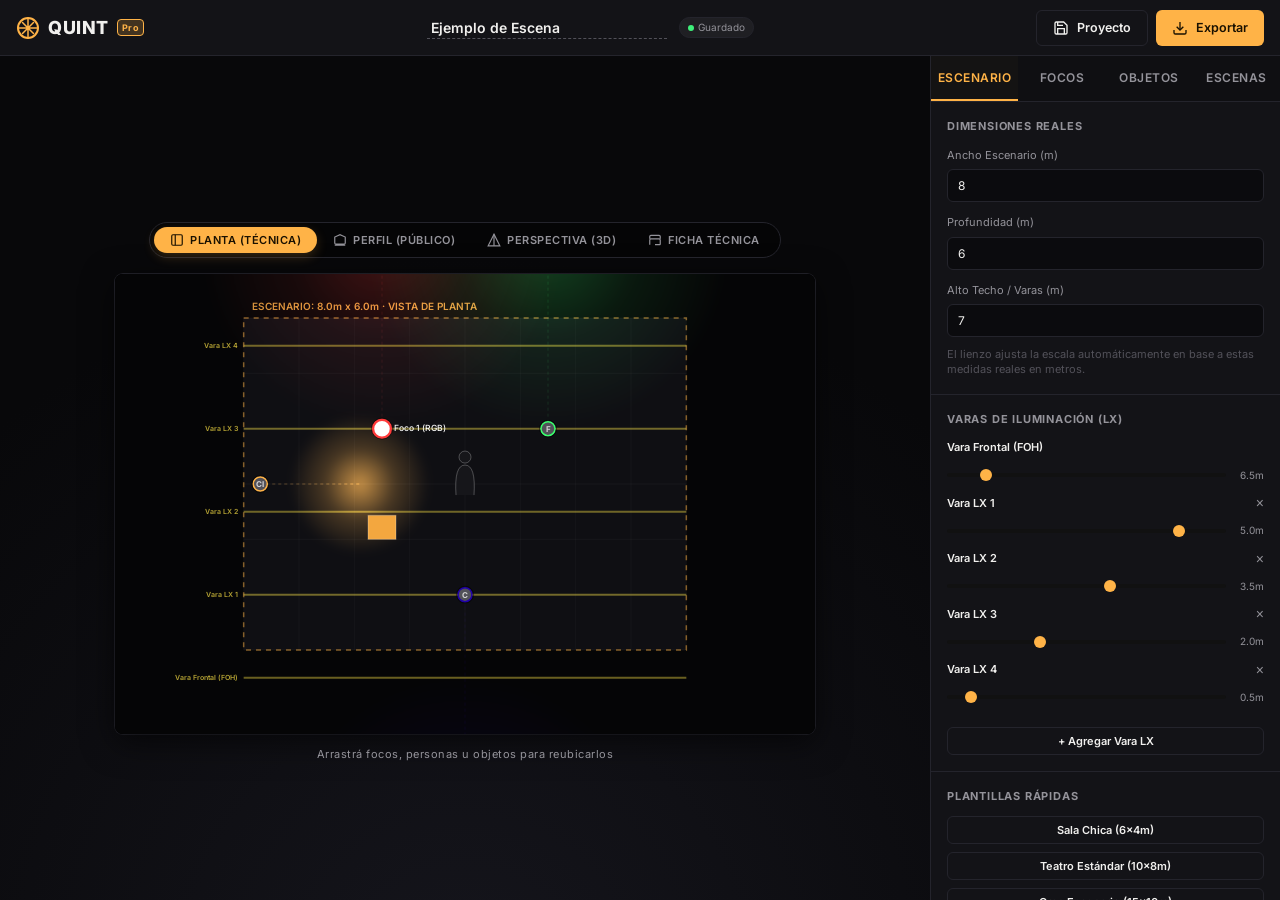
<file: public/index.html>
<!DOCTYPE html>
<html lang="es">
<head>
  <meta charset="UTF-8">
  <meta name="viewport" content="width=device-width, initial-scale=1.0">
  <title>Quint - Diseñador de Iluminación Teatral</title>
  <meta name="description" content="Herramienta interactiva para planificación, mezcla de color aditiva y previsualización de plantas de luces teatrales y eventos.">
  <!-- Google Fonts: Inter -->
  <link rel="preconnect" href="https://fonts.googleapis.com">
  <link rel="preconnect" href="https://fonts.gstatic.com" crossorigin>
  <link href="https://fonts.googleapis.com/css2?family=Inter:wght@300;400;500;600;700;800&display=swap" rel="stylesheet">
  
  <!-- Stylesheet -->
  <link rel="stylesheet" href="css/style.css">
</head>
<body>

  <!-- App Container -->
  <div id="app">
    
    <!-- Top Header -->
    <header class="app-header">
      <div class="logo-area">
        <svg class="logo-icon" viewBox="0 0 24 24" width="24" height="24">
          <circle cx="12" cy="12" r="10" fill="none" stroke="currentColor" stroke-width="2"/>
          <path d="M12 2v20M2 12h20M12 12l5.5-5.5M12 12l-5.5 5.5M12 12l5.5 5.5M12 12l-5.5-5.5" stroke="currentColor" stroke-width="1.5" stroke-linecap="round"/>
        </svg>
        <span class="logo-text">Quint</span>
        <span class="logo-badge">Pro</span>
      </div>
      
      <!-- Project Name Input -->
      <div class="project-title-container">
        <label for="project-name-input" class="sr-only">Nombre del proyecto</label>
        <input type="text" id="project-name-input" value="Mi Planta de Luces" placeholder="Nombre del proyecto..." title="Editar nombre del proyecto">
        <span class="save-status" id="save-status">Guardado</span>
      </div>
      
      <!-- Action Toolbar -->
      <div class="toolbar">
        <button type="button" class="btn btn-outline" id="open-storage-btn" title="Guardar o Cargar Proyectos">
          <svg viewBox="0 0 24 24" width="16" height="16" stroke="currentColor" stroke-width="2" fill="none"><path d="M19 21H5a2 2 0 0 1-2-2V5a2 2 0 0 1 2-2h11l5 5v11a2 2 0 0 1-2 2z"/><polyline points="17 21 17 13 7 13 7 21"/><polyline points="7 3 7 8 15 8"/></svg>
          Proyecto
        </button>
        <button type="button" class="btn btn-primary" id="open-export-btn" title="Exportar plano en PDF o PNG">
          <svg viewBox="0 0 24 24" width="16" height="16" stroke="currentColor" stroke-width="2" fill="none"><path d="M21 15v4a2 2 0 0 1-2 2H5a2 2 0 0 1-2-2v-4"/><polyline points="7 10 12 15 17 10"/><line x1="12" y1="15" x2="12" y2="3"/></svg>
          Exportar
        </button>
      </div>
    </header>

    <!-- Main Workspace -->
    <main class="workspace">
      
      <!-- Canvas and simulation view -->
      <section class="simulation-pane" aria-label="Lienzo de previsualización">
        <div class="view-controls">
          <div class="toggle-group" id="viewSwitch" role="group" aria-label="Cambiar vista de simulación">
            <button type="button" class="view-btn active" data-view="plan">
              <svg viewBox="0 0 24 24" width="14" height="14" stroke="currentColor" stroke-width="2" fill="none"><rect x="3" y="3" width="18" height="18" rx="2"/><line x1="9" y1="3" x2="9" y2="21"/></svg>
              Planta (Técnica)
            </button>
            <button type="button" class="view-btn" data-view="elev">
              <svg viewBox="0 0 24 24" width="14" height="14" stroke="currentColor" stroke-width="2" fill="none"><path d="M3 21h18M3 7v10a2 2 0 0 0 2 2h14a2 2 0 0 0 2-2V7L12 3z"/></svg>
              Perfil (Público)
            </button>
            <button type="button" class="view-btn" data-view="persp">
              <svg viewBox="0 0 24 24" width="14" height="14" stroke="currentColor" stroke-width="2" fill="none"><polygon points="12 2 2 22 22 22"/><polyline points="12 2 12 22"/></svg>
              Perspectiva (3D)
            </button>
            <button type="button" class="view-btn" data-view="patch">
              <svg viewBox="0 0 24 24" width="14" height="14" stroke="currentColor" stroke-width="2" fill="none"><path d="M12 20h9M3 20v-8a2 2 0 0 1 2-2h14a2 2 0 0 1 2 2v8M3 10V6a2 2 0 0 1 2-2h14a2 2 0 0 1 2 2v4"/></svg>
              Ficha Técnica
            </button>
          </div>
        </div>
        
        <div class="canvas-container">
          <canvas id="stage" width="700" height="460"></canvas>
          <div id="patch-view-container" style="display:none; width:700px; height:460px; overflow-y:auto; background:#0f0f13; border-radius:4px; padding:16px; border:1px solid var(--border); box-sizing:border-box;">
            <!-- Contenido generado dinámicamente -->
          </div>
          <div class="canvas-overlay-tip" id="floor-label">Arrastrá focos, personas u objetos para reubicarlos</div>
        </div>
      </section>

      <!-- Sidebar Control Panel -->
      <aside class="control-panel" aria-label="Panel de configuración y herramientas">
        
        <!-- Sidebar Navigation Tabs -->
        <nav class="sidebar-tabs" aria-label="Herramientas de configuración">
          <button type="button" class="tab-btn active" data-tab="escena" id="tab-escena-btn">Escenario</button>
          <button type="button" class="tab-btn" data-tab="focos" id="tab-focos-btn">Focos</button>
          <button type="button" class="tab-btn" data-tab="objetos" id="tab-objetos-btn">Objetos</button>
          <button type="button" class="tab-btn" data-tab="cues" id="tab-cues-btn">Escenas</button>
        </nav>

        <!-- Tab Panel: Escenario -->
        <div class="tab-content active" id="tab-escena">
          <div class="panel-section">
            <h2 class="section-title">Dimensiones reales</h2>
            <div class="input-grid">
              <div class="input-field">
                <label for="stageW">Ancho Escenario (m)</label>
                <input type="number" id="stageW" value="8" min="2" max="20" step="0.1" aria-describedby="stageW-tip">
              </div>
              <div class="input-field">
                <label for="stageD">Profundidad (m)</label>
                <input type="number" id="stageD" value="6" min="2" max="20" step="0.1" aria-describedby="stageD-tip">
              </div>
              <div class="input-field">
                <label for="stageH">Alto Techo / Varas (m)</label>
                <input type="number" id="stageH" value="7" min="3" max="12" step="0.1" aria-describedby="stageH-tip">
              </div>
            </div>
            <p class="field-tip">El lienzo ajusta la escala automáticamente en base a estas medidas reales en metros.</p>
          </div>
          
          <div class="panel-section">
            <h2 class="section-title">Varas de Iluminación (LX)</h2>
            <div id="varas-list-container">
              <!-- Creadas dinámicamente -->
            </div>
            <button type="button" class="btn btn-outline btn-sm" id="btn-add-vara" style="margin-top: 10px; width: 100%;">
              + Agregar Vara LX
            </button>
          </div>
          
          <div class="panel-section">
            <h2 class="section-title">Plantillas rápidas</h2>
            <div class="button-grid">
              <button type="button" class="btn btn-outline btn-sm" id="btn-preset-small">Sala Chica (6x4m)</button>
              <button type="button" class="btn btn-outline btn-sm" id="btn-preset-med">Teatro Estándar (10x8m)</button>
              <button type="button" class="btn btn-outline btn-sm" id="btn-preset-large">Gran Escenario (15x10m)</button>
            </div>
          </div>
          
          <div class="panel-section-footer">
            <button type="button" class="btn btn-danger btn-block" id="btn-reset-stage">Reiniciar Escena</button>
          </div>
        </div>

        <!-- Tab Panel: Focos -->
        <div class="tab-content" id="tab-focos">
          <div class="panel-section-header">
            <button type="button" class="btn btn-primary btn-block" id="btn-open-catalog" title="Agregar una luz desde el catálogo de modelos reales">
              <svg viewBox="0 0 24 24" width="14" height="14" stroke="currentColor" stroke-width="2.5" fill="none"><line x1="12" y1="5" x2="12" y2="19"/><line x1="5" y1="12" x2="19" y2="12"/></svg>
              Agregar Foco del Catálogo
            </button>
          </div>
          <div class="panel-scroll-area">
            <div class="fixture-list-container" id="fixtureList">
              <!-- Cards dynamically rendered here -->
            </div>
          </div>
        </div>

        <!-- Tab Panel: Objetos -->
        <div class="tab-content" id="tab-objetos">
          <div class="panel-section-header">
            <button type="button" class="btn btn-outline" id="btn-open-objects-catalog" style="width: 100%; display: flex; justify-content: center; align-items: center; gap: 8px;">
              <span>➕ Añadir Objeto / Escenografía</span>
            </button>
          </div>
          <div class="panel-scroll-area">
            <div class="object-list-container" id="objectList">
              <!-- Objects lists dynamically rendered here -->
            </div>
          </div>
        </div>

        <!-- Tab Panel: Escenas (Cues) -->
        <div class="tab-content" id="tab-cues">
          <div class="panel-section-header" style="display:flex; flex-direction:column; gap:8px;">
            <button type="button" class="btn btn-primary btn-block" id="btn-add-cue" title="Grabar el estado actual de las luces como una escena">
              <svg viewBox="0 0 24 24" width="14" height="14" stroke="currentColor" stroke-width="2.5" fill="none"><line x1="12" y1="5" x2="12" y2="19"/><line x1="5" y1="12" x2="19" y2="12"/></svg>
              + Grabar Escena (Cue)
            </button>
            <div style="display:flex; align-items:center; gap:8px; justify-content: space-between;">
              <span style="font-size:10px; color:var(--ink-dim);">Tiempo de Transición (s):</span>
              <input type="number" id="cue-fade-time" value="1.5" min="0" max="10" step="0.5" style="width:50px; background:#0f0f13; border:1px solid var(--border); color:#fff; border-radius:3px; padding:2px 4px; font-size:11px; text-align:center;">
            </div>
          </div>
          <div class="panel-scroll-area">
            <div class="object-list-container" id="cueList" style="display:flex; flex-direction:column; gap:8px; padding-top:4px;">
              <!-- Escenas renderizadas dinámicamente -->
            </div>
          </div>
        </div>

      </aside>
    </main>
  </div>

  <!-- ================= DIALOGS (MODALS) ================= -->

  <!-- 1. Catálogo de Focos Modal -->
  <dialog id="catalog-dialog" class="custom-modal large-modal">
    <header class="modal-header">
      <h2>Catálogo de Luminarias Reales</h2>
      <button type="button" class="modal-close-btn" id="close-catalog-btn" aria-label="Cerrar modal">&times;</button>
    </header>
    <div class="modal-body">
      <p class="modal-description">Selecciona un modelo del catálogo de fábrica. Incluye proyectores LED y equipos convencionales con filtros de Gel.</p>
      
      <div class="catalog-grid" id="catalog-items-grid">
        <!-- Rendered dynamically from catalog.js -->
      </div>
    </div>
  </dialog>

  <!-- 1b. Catálogo de Objetos Modal -->
  <dialog id="objects-catalog-dialog" class="custom-modal large-modal">
    <header class="modal-header">
      <h2>Catálogo de Objetos y Escenografía</h2>
      <button type="button" class="modal-close-btn" id="close-objects-catalog-btn" aria-label="Cerrar modal">&times;</button>
    </header>
    <div class="modal-body">
      <p class="modal-description">Selecciona un elemento para agregarlo al escenario. Puedes colocar actores, instrumentos musicales, mobiliario y elementos escenográficos para planificar tu puesta de luces.</p>
      
      <div class="catalog-grid" id="objects-catalog-grid">
        <!-- Rendered dynamically from catalog.js -->
      </div>
    </div>
  </dialog>

  <!-- 2. Almacenamiento y Gestión de Proyectos Modal -->
  <dialog id="storage-dialog" class="custom-modal">
    <header class="modal-header">
      <h2>Gestión del Proyecto</h2>
      <button type="button" class="modal-close-btn" id="close-storage-btn" aria-label="Cerrar modal">&times;</button>
    </header>
    <div class="modal-body">
      
      <!-- Export / Import Local Files -->
      <div class="storage-section">
        <h3>Archivos de Proyecto (.json)</h3>
        <p class="section-desc">Guarda el proyecto actual en tu computadora como archivo o importa un plano anterior.</p>
        <div class="button-grid">
          <button type="button" class="btn btn-outline" id="json-export-btn">
            Descargar Archivo JSON
          </button>
          
          <label class="btn btn-outline file-input-label" id="json-import-label">
            Subir Archivo JSON
            <input type="file" id="json-import-input" accept=".json">
          </label>
        </div>
      </div>
      
      <!-- Auto-save Info -->
      <div class="storage-section border-top">
        <h3>Autoguardado Local</h3>
        <p class="section-desc">Esta aplicación guarda automáticamente tu trabajo de forma local en tu navegador.</p>
        <div class="autosave-info-card">
          <div class="info-row">
            <span class="info-label">Estado:</span>
            <span class="info-value text-success" id="local-save-status">Activo (Últimos cambios guardados)</span>
          </div>
          <div class="info-row">
            <span class="info-label">Luminarias:</span>
            <span class="info-value" id="local-save-fixtures">0 focos</span>
          </div>
          <div class="info-row">
            <span class="info-label">Objetos:</span>
            <span class="info-value" id="local-save-objects">0 objetos</span>
          </div>
        </div>
      </div>
      
    </div>
  </dialog>

  <!-- 3. Exportación (PDF y PNG) Modal -->
  <dialog id="export-dialog" class="custom-modal">
    <header class="modal-header">
      <h2>Exportar Plano Técnico</h2>
      <button type="button" class="modal-close-btn" id="close-export-btn" aria-label="Cerrar modal">&times;</button>
    </header>
    <div class="modal-body">
      <p class="modal-description">Elige el formato de salida para presentar tu diseño al equipo técnico o director de la obra.</p>
      
      <div class="export-options-list">
        <!-- Option 1: PDF Ficha Técnica -->
        <button type="button" class="export-option-card" id="export-pdf-action-btn">
          <div class="export-icon pdf-icon">
            <svg viewBox="0 0 24 24" width="24" height="24" stroke="currentColor" stroke-width="2" fill="none"><path d="M14 2H6a2 2 0 0 0-2 2v16a2 2 0 0 0 2 2h12a2 2 0 0 0 2-2V8z"/><polyline points="14 2 14 8 20 8"/><line x1="16" y1="13" x2="8" y2="13"/><line x1="16" y1="17" x2="8" y2="17"/><polyline points="10 9 9 9 8 9"/></svg>
          </div>
          <div class="export-meta">
            <span class="export-title">Reporte PDF de Planta + Parcheo</span>
            <span class="export-desc">Ideal para imprimir. Incluye la captura visual del plano actual y una planilla detallada con todos los focos, modelos, alturas, posiciones y filtros de color en metros reales.</span>
          </div>
        </button>

        <!-- Option 2: PNG Planta -->
        <button type="button" class="export-option-card" id="export-png-action-btn">
          <div class="export-icon png-icon">
            <svg viewBox="0 0 24 24" width="24" height="24" stroke="currentColor" stroke-width="2" fill="none"><rect x="3" y="3" width="18" height="18" rx="2" ry="2"/><circle cx="8.5" cy="8.5" r="1.5"/><polyline points="21 15 16 10 5 21"/></svg>
          </div>
          <div class="export-meta">
            <span class="export-title">Descargar Imagen PNG</span>
            <span class="export-desc">Descarga una captura de alta definición del lienzo actual (Planta o Perfil) en formato de imagen transparente, ideal para insertar en presentaciones o mandar por WhatsApp.</span>
          </div>
        </button>
      </div>
    </div>
  </dialog>

  <!-- 4. Diálogo de Confirmación Genérico -->
  <dialog id="confirm-dialog" class="custom-modal confirm-modal">
    <header class="modal-header">
      <h2 id="confirm-title">¿Estás seguro?</h2>
    </header>
    <div class="modal-body">
      <p id="confirm-message">Esta acción borrará todo el diseño actual de forma permanente. No podrás deshacerlo.</p>
      <div class="button-split modal-footer">
        <button type="button" class="btn btn-outline" id="confirm-cancel-btn">Cancelar</button>
        <button type="button" class="btn btn-danger" id="confirm-ok-btn">Confirmar</button>
      </div>
    </div>
  </dialog>

  <!-- Load jsPDF locally -->
  <script src="js/vendor/jspdf.umd.min.js"></script>

  <!-- Load Application Scripts -->
  <script type="module" src="js/app.js?v=1.3"></script>
</body>
</html>
</file>
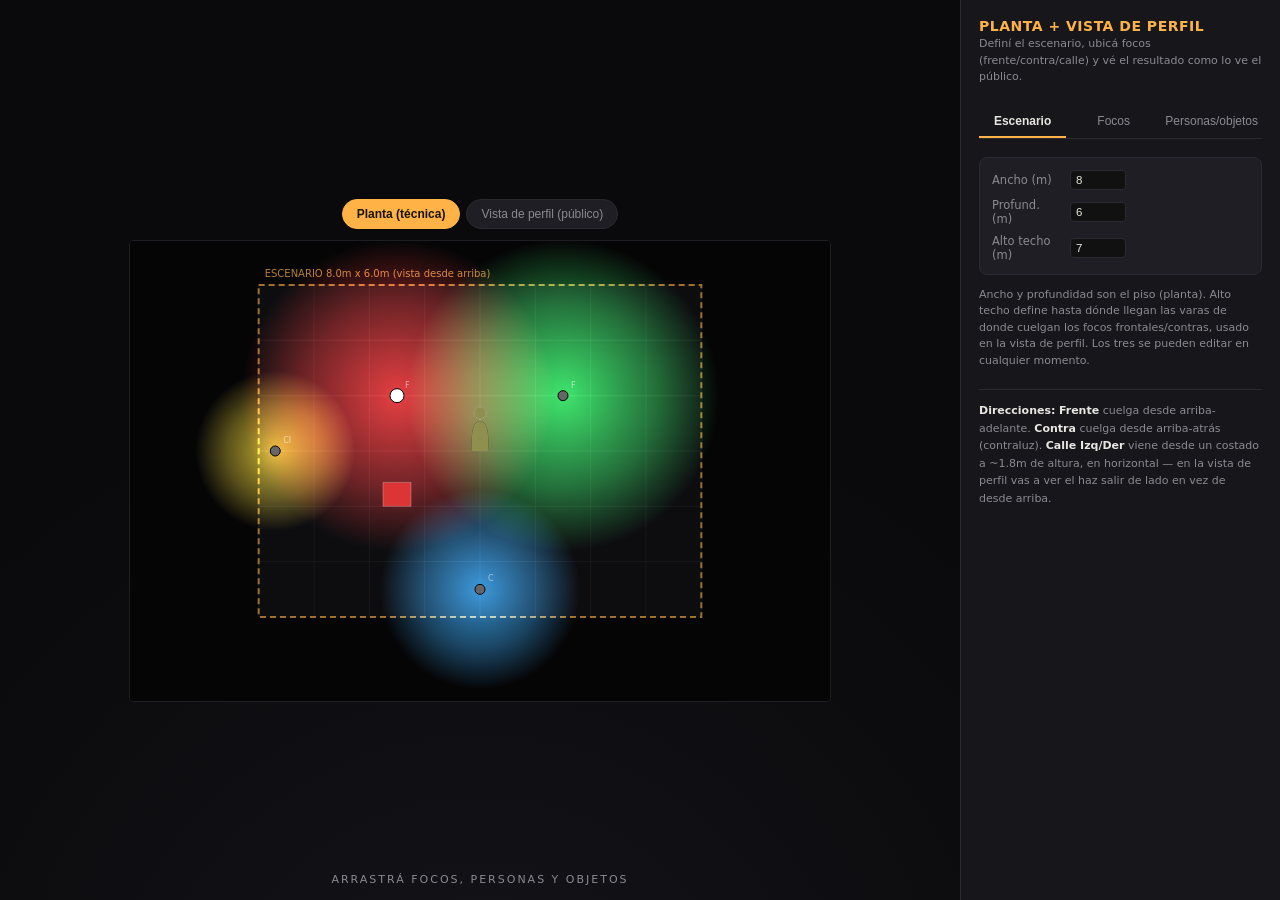
<file: Prototipo/mezcla-color-luces.html>
<!DOCTYPE html>
<html lang="es">
<head>
<meta charset="UTF-8">
<title>Spike: Planta + Vista de perfil (público)</title>
<style>
  :root{
    --stage-black:#0a0a0c; --panel-bg:#17171b; --panel-border:#2a2a30;
    --ink:#e8e6e1; --ink-dim:#8b8a92; --accent-amber:#ffb347; --accent-cool:#6ec6ff; --accent-contra:#c792ea;
    font-family:'Segoe UI', system-ui, sans-serif;
  }
  *{box-sizing:border-box;}
  body{ margin:0; background:var(--stage-black); color:var(--ink); display:flex; height:100vh; overflow:hidden; }
  #stage-wrap{ flex:1; display:flex; flex-direction:column; align-items:center; justify-content:center; position:relative;
    background: radial-gradient(circle at 50% 120%, #14141a 0%, #0a0a0c 60%); }
  #viewSwitch{ display:flex; gap:6px; margin-bottom:12px; }
  .view-btn{ background:#1e1e24; border:1px solid var(--panel-border); color:var(--ink-dim);
    padding:7px 14px; border-radius:20px; font-size:12px; cursor:pointer; }
  .view-btn.active{ background:var(--accent-amber); color:#1a1200; border-color:var(--accent-amber); font-weight:600; }
  canvas{ background:#050506; border-radius:4px; box-shadow: inset 0 0 60px rgba(0,0,0,0.8), 0 0 0 1px #1e1e24; }
  #floor-label{ position:absolute; bottom:14px; left:50%; transform:translateX(-50%);
    font-size:11px; letter-spacing:2px; text-transform:uppercase; color:var(--ink-dim); }
  #panel{ width:320px; background:var(--panel-bg); border-left:1px solid var(--panel-border);
    padding:18px; overflow-y:auto; display:flex; flex-direction:column; gap:14px; }
  #panel h1{ font-size:14px; font-weight:600; letter-spacing:0.5px; margin:0 0 2px 0; color:var(--accent-amber); }
  #panel .sub{ font-size:11px; color:var(--ink-dim); margin:0 0 6px 0; line-height:1.5; }
  .tabs{ display:flex; gap:4px; border-bottom:1px solid var(--panel-border); margin-bottom:4px; }
  .tab-btn{ flex:1; background:none; border:none; color:var(--ink-dim); padding:8px 4px; font-size:12px;
    cursor:pointer; border-bottom:2px solid transparent; }
  .tab-btn.active{ color:var(--ink); border-bottom-color:var(--accent-amber); font-weight:600; }
  .tab-panel{ display:none; flex-direction:column; gap:12px; }
  .tab-panel.active{ display:flex; }
  button.add-btn{ background:var(--accent-amber); color:#1a1200; border:none; border-radius:6px;
    padding:9px 12px; font-weight:600; font-size:13px; cursor:pointer; }
  button.add-btn.secondary{ background:var(--accent-cool); color:#001522; }
  button.add-btn:hover{ filter:brightness(1.08); }
  .btn-row{ display:flex; gap:8px; } .btn-row button{ flex:1; }
  .fixture-card{ background:#1e1e24; border:1px solid var(--panel-border); border-radius:8px;
    padding:12px; display:flex; flex-direction:column; gap:8px; }
  .fixture-card.selected{ border-color:var(--accent-amber); }
  .fixture-head{ display:flex; justify-content:space-between; align-items:center; font-size:12.5px; font-weight:600; }
  .fixture-head .swatch{ width:14px;height:14px;border-radius:50%; box-shadow:0 0 6px 1px currentColor;
    display:inline-block; margin-right:6px; vertical-align:middle; }
  .dir-badge{ font-size:9.5px; padding:2px 6px; border-radius:10px; font-weight:700; letter-spacing:0.3px; }
  .row{ display:flex; align-items:center; gap:8px; font-size:11.5px; color:var(--ink-dim); }
  .row label{ width:70px; flex-shrink:0; }
  .row input[type=range]{ flex:1; }
  .row input[type=number]{ width:56px; background:#111; color:var(--ink); border:1px solid var(--panel-border);
    border-radius:4px; padding:3px 5px; font-size:11.5px; }
  .row input[type=color]{ width:32px; height:22px; border:none; background:none; padding:0; cursor:pointer; }
  select{ background:#111; color:var(--ink); border:1px solid var(--panel-border); border-radius:4px;
    padding:3px 4px; font-size:11.5px; }
  .toggle-btn{ border:1px solid var(--panel-border); background:#111; color:var(--ink-dim); border-radius:4px;
    padding:3px 8px; font-size:11px; cursor:pointer; }
  .toggle-btn.on{ background:var(--accent-cool); color:#001522; border-color:var(--accent-cool); font-weight:600; }
  .del-btn{ background:none; border:none; color:#6a6a72; cursor:pointer; font-size:15px; line-height:1; }
  .del-btn:hover{ color:#ff6b6b; }
  #note{ font-size:11px; color:var(--ink-dim); border-top:1px solid var(--panel-border); padding-top:12px; line-height:1.6; }
  #note b{ color:var(--ink); }
  .stage-dims{ display:flex; flex-direction:column; gap:8px; background:#1e1e24; border:1px solid var(--panel-border);
    border-radius:8px; padding:12px; }
</style>
</head>
<body>

<div id="stage-wrap">
  <div id="viewSwitch">
    <button class="view-btn active" data-view="plan">Planta (técnica)</button>
    <button class="view-btn" data-view="elev">Vista de perfil (público)</button>
  </div>
  <canvas id="stage" width="700" height="460"></canvas>
  <div id="floor-label">Arrastrá focos, personas y objetos</div>
</div>

<div id="panel">
  <div>
    <h1>PLANTA + VISTA DE PERFIL</h1>
    <p class="sub">Definí el escenario, ubicá focos (frente/contra/calle) y vé el resultado como lo ve el público.</p>
  </div>

  <div class="tabs">
    <button class="tab-btn active" data-tab="escena">Escenario</button>
    <button class="tab-btn" data-tab="focos">Focos</button>
    <button class="tab-btn" data-tab="objetos">Personas/objetos</button>
  </div>

  <div class="tab-panel active" id="tab-escena">
    <div class="stage-dims">
      <div class="row"><label>Ancho (m)</label><input type="number" id="stageW" value="8" min="2" max="20" step="0.1"></div>
      <div class="row"><label>Profund. (m)</label><input type="number" id="stageD" value="6" min="2" max="20" step="0.1"></div>
      <div class="row"><label>Alto techo (m)</label><input type="number" id="stageH" value="7" min="3" max="12" step="0.1"></div>
    </div>
    <p class="sub">Ancho y profundidad son el piso (planta). Alto techo define hasta dónde llegan las varas de donde cuelgan los focos frontales/contras, usado en la vista de perfil. Los tres se pueden editar en cualquier momento.</p>
  </div>

  <div class="tab-panel" id="tab-focos">
    <button class="add-btn" id="addFixtureBtn">+ Agregar foco</button>
    <div id="fixtureList"></div>
  </div>

  <div class="tab-panel" id="tab-objetos">
    <div class="btn-row">
      <button class="add-btn secondary" id="addPersonBtn">+ Persona</button>
      <button class="add-btn secondary" id="addPropBtn">+ Objeto</button>
    </div>
    <div id="objectList"></div>
  </div>

  <div id="note">
    <b>Direcciones:</b> <b>Frente</b> cuelga desde arriba-adelante. <b>Contra</b> cuelga desde arriba-atrás (contraluz). <b>Calle Izq/Der</b> viene desde un costado a ~1.8m de altura, en horizontal — en la vista de perfil vas a ver el haz salir de lado en vez de desde arriba.
  </div>
</div>

<script>
const canvas = document.getElementById('stage');
const ctx = canvas.getContext('2d');
const W = canvas.width, H = canvas.height;
let currentView = 'plan';

const planBuffer = document.createElement('canvas'); planBuffer.width=W; planBuffer.height=H;
const pctx = planBuffer.getContext('2d');
const elevBuffer = document.createElement('canvas'); elevBuffer.width=W; elevBuffer.height=H;
const ectx = elevBuffer.getContext('2d');

let fixtures = [];
let objects = [];
let idCounter = 1;
let selectedFixtureId = null;
let dragTarget = null;
let dragOffset = {x:0,y:0};

let stageMeters = { w:8, d:6, h:7 };
const MARGIN = 44;

function planRect(){
  const availW=W-MARGIN*2, availH=H-MARGIN*2-40;
  const scale=Math.min(availW/stageMeters.w, availH/stageMeters.d);
  const rw=stageMeters.w*scale, rh=stageMeters.d*scale;
  return { x:(W-rw)/2, y:MARGIN, w:rw, h:rh, scale };
}
function elevRect(){
  const availW=W-MARGIN*2, availH=H-MARGIN*2-40;
  const scaleX=availW/stageMeters.w, scaleY=availH/stageMeters.h;
  const floorY = MARGIN+availH;
  return { x:MARGIN, floorY, scaleX, scaleY, w:availW };
}

const presetColors = ['#ff3b3b','#3bafff','#3bff6e','#ffe23b','#ff3bd6','#ffffff'];
const beamDefaults = { spot:12, wash:34 };
const dirDefaults = {
  frente:{height:5, beamAngle:20},
  contra:{height:5.5, beamAngle:20},
  'calle-izq':{height:1.8, beamAngle:15},
  'calle-der':{height:1.8, beamAngle:15}
};
const dirLabel = { frente:'FRENTE', contra:'CONTRA', 'calle-izq':'CALLE IZQ', 'calle-der':'CALLE DER' };
const dirColor = { frente:'var(--accent-amber)', contra:'var(--accent-contra)', 'calle-izq':'var(--accent-cool)', 'calle-der':'var(--accent-cool)' };
function isCalle(f){ return f.dir==='calle-izq' || f.dir==='calle-der'; }

function newFixture(){
  const angle=(idCounter*47)%360;
  return {
    id:idCounter++, kind:'fixture',
    sxm: stageMeters.w/2 + Math.cos(angle*Math.PI/180)*2,
    sym: stageMeters.d/2 + Math.sin(angle*Math.PI/180)*1.2,
    height: 5, dir:'frente',
    beam:'spot', beamAngle: 20,
    color: presetColors[(idCounter-2)%presetColors.length],
    intensity:80, strobe:false
  };
}
function newObject(type){
  return { id:idCounter++, kind:'object', type,
    sxm: stageMeters.w/2 + (Math.random()-0.5)*2,
    sym: stageMeters.d/2 + (Math.random()-0.5)*2 };
}
function addFixture(){ const f=newFixture(); fixtures.push(f); selectedFixtureId=f.id; renderFixturePanel(); draw(); }
function addObject(type){ objects.push(newObject(type)); renderObjectPanel(); draw(); }
function hexToRgb(hex){ const v=parseInt(hex.slice(1),16); return {r:(v>>16)&255,g:(v>>8)&255,b:v&255}; }

let strobePhase = true;

// ---------- PLAN VIEW ----------
function planPixel(sxm,sym){ const r=planRect(); return {x:r.x+sxm*r.scale, y:r.y+sym*r.scale}; }
function planMeters(px,py){ const r=planRect(); return {sxm:(px-r.x)/r.scale, sym:(py-r.y)/r.scale}; }
function isOnstagePlan(sxm,sym){ return sxm>=0 && sxm<=stageMeters.w && sym>=0 && sym<=stageMeters.d; }

function drawPlanFloor(){
  const r = planRect();
  ctx.fillStyle='#050506'; ctx.fillRect(0,0,W,H);
  ctx.fillStyle='#0d0d10'; ctx.fillRect(r.x,r.y,r.w,r.h);
  ctx.strokeStyle='rgba(255,255,255,0.05)'; ctx.lineWidth=1;
  for(let gx=0; gx<=stageMeters.w; gx++){ const x=r.x+gx*r.scale; ctx.beginPath(); ctx.moveTo(x,r.y); ctx.lineTo(x,r.y+r.h); ctx.stroke(); }
  for(let gy=0; gy<=stageMeters.d; gy++){ const y=r.y+gy*r.scale; ctx.beginPath(); ctx.moveTo(r.x,y); ctx.lineTo(r.x+r.w,y); ctx.stroke(); }
  ctx.strokeStyle='rgba(255,179,71,0.6)'; ctx.lineWidth=2; ctx.setLineDash([6,4]);
  ctx.strokeRect(r.x,r.y,r.w,r.h); ctx.setLineDash([]);
  ctx.fillStyle='rgba(255,179,71,0.7)'; ctx.font='10px system-ui';
  ctx.fillText('ESCENARIO '+stageMeters.w.toFixed(1)+'m x '+stageMeters.d.toFixed(1)+'m (vista desde arriba)', r.x+6, r.y-8);
}
function composePlanLight(){
  pctx.clearRect(0,0,W,H); pctx.globalCompositeOperation='lighter';
  fixtures.forEach(f=>{
    if(f.strobe && !strobePhase) return;
    const {r,g,b}=hexToRgb(f.color);
    const p = planPixel(f.sxm,f.sym);
    const rad = 20 + f.beamAngle*4;
    const alpha=(f.intensity/100)*(isOnstagePlan(f.sxm,f.sym)?1:0.35);
    const grad = pctx.createRadialGradient(p.x,p.y,0,p.x,p.y,rad);
    grad.addColorStop(0, `rgba(${r},${g},${b},${alpha})`);
    grad.addColorStop(0.6, `rgba(${r},${g},${b},${alpha*0.45})`);
    grad.addColorStop(1, `rgba(${r},${g},${b},0)`);
    pctx.fillStyle=grad; pctx.beginPath(); pctx.arc(p.x,p.y,rad,0,Math.PI*2); pctx.fill();
  });
  pctx.globalCompositeOperation='source-over';
}
function samplePlan(sxm,sym){ const p=planPixel(sxm,sym);
  const px=Math.max(0,Math.min(W-1,Math.round(p.x))), py=Math.max(0,Math.min(H-1,Math.round(p.y)));
  const d=pctx.getImageData(px,py,1,1).data; return {r:d[0],g:d[1],b:d[2]}; }

function drawPlanView(){
  drawPlanFloor(); composePlanLight();
  ctx.globalCompositeOperation='lighter'; ctx.drawImage(planBuffer,0,0); ctx.globalCompositeOperation='source-over';
  objects.forEach(o=>{ const p=planPixel(o.sxm,o.sym); const light=samplePlan(o.sxm,o.sym);
    drawFigureTinted(ctx, p.x, p.y, o.type, light, isOnstagePlan(o.sxm,o.sym)); });
  fixtures.forEach(f=>{ const p=planPixel(f.sxm,f.sym);
    ctx.beginPath(); ctx.arc(p.x,p.y, f.id===selectedFixtureId?7:5, 0, Math.PI*2);
    ctx.fillStyle = f.id===selectedFixtureId?'#ffffff':'#666'; ctx.fill();
    ctx.strokeStyle='#000'; ctx.lineWidth=1; ctx.stroke();
    ctx.fillStyle='rgba(255,255,255,0.55)'; ctx.font='8px system-ui';
    ctx.fillText(dirLabel[f.dir].split(' ')[0][0] + (dirLabel[f.dir].split(' ')[1]?dirLabel[f.dir].split(' ')[1][0]:''), p.x+8, p.y-8);
  });
}

// ---------- ELEVATION VIEW ----------
function elevApex(f){
  const e=elevRect();
  if(isCalle(f)) return { x: f.dir==='calle-izq'?e.x:e.x+e.w, y: e.floorY - f.height*e.scaleY };
  return { x:e.x+f.sxm*e.scaleX, y:e.floorY-f.height*e.scaleY };
}
function elevFloorX(sxm){ const e=elevRect(); return e.x+sxm*e.scaleX; }

function beamTriangle(f){
  const e = elevRect();
  const apex = elevApex(f);
  if(isCalle(f)){
    const farX = f.dir==='calle-izq' ? e.x+e.w : e.x;
    const halfSpreadPx = stageMeters.w*Math.tan(f.beamAngle*Math.PI/180)*e.scaleY;
    return { apex, p1:{x:farX, y:apex.y-halfSpreadPx}, p2:{x:farX, y:apex.y+halfSpreadPx} };
  }
  const halfWm = f.height*Math.tan(f.beamAngle*Math.PI/180);
  const halfWpx = halfWm*e.scaleX;
  return { apex, p1:{x:apex.x-halfWpx, y:e.floorY}, p2:{x:apex.x+halfWpx, y:e.floorY} };
}

function drawElevFloor(){
  const e = elevRect();
  ctx.fillStyle='#050506'; ctx.fillRect(0,0,W,H);
  ctx.strokeStyle='rgba(255,255,255,0.05)'; ctx.lineWidth=1;
  for(let gy=0; gy<=stageMeters.h; gy++){ const y=e.floorY-gy*e.scaleY;
    ctx.beginPath(); ctx.moveTo(e.x,y); ctx.lineTo(e.x+e.w,y); ctx.stroke(); }
  for(let gx=0; gx<=stageMeters.w; gx++){ const x=e.x+gx*e.scaleX;
    ctx.beginPath(); ctx.moveTo(x, e.floorY-stageMeters.h*e.scaleY); ctx.lineTo(x, e.floorY); ctx.stroke(); }
  ctx.strokeStyle='rgba(255,179,71,0.7)'; ctx.lineWidth=2;
  ctx.beginPath(); ctx.moveTo(e.x, e.floorY); ctx.lineTo(e.x+e.w, e.floorY); ctx.stroke();
  ctx.fillStyle='rgba(255,179,71,0.7)'; ctx.font='10px system-ui';
  ctx.fillText('VISTA DESDE LA PLATEA · escenario '+stageMeters.w.toFixed(1)+'m ancho, techo '+stageMeters.h.toFixed(1)+'m',
    e.x, e.floorY-stageMeters.h*e.scaleY-10);
  ctx.fillStyle='rgba(255,255,255,0.15)'; ctx.font='9px system-ui';
  ctx.fillText('▽ ▽ ▽ ▽ ▽ ▽  público', e.x, e.floorY+22);
}
function composeElevLight(){
  ectx.clearRect(0,0,W,H); ectx.globalCompositeOperation='lighter';
  fixtures.forEach(f=>{
    if(f.strobe && !strobePhase) return;
    const {r,g,b}=hexToRgb(f.color);
    const {apex,p1,p2} = beamTriangle(f);
    const alpha=(f.intensity/100);
    const midx=(p1.x+p2.x)/2, midy=(p1.y+p2.y)/2;
    const grad = ectx.createLinearGradient(apex.x, apex.y, midx, midy);
    grad.addColorStop(0, `rgba(${r},${g},${b},${alpha*0.9})`);
    grad.addColorStop(1, `rgba(${r},${g},${b},${alpha*0.25})`);
    ectx.fillStyle=grad;
    ectx.beginPath();
    ectx.moveTo(apex.x, apex.y); ectx.lineTo(p1.x,p1.y); ectx.lineTo(p2.x,p2.y);
    ectx.closePath(); ectx.fill();
  });
  ectx.globalCompositeOperation='source-over';
}
function sampleElev(px,py){
  const x=Math.max(0,Math.min(W-1,Math.round(px))), y=Math.max(0,Math.min(H-1,Math.round(py)));
  const d=ectx.getImageData(x,y,1,1).data; return {r:d[0],g:d[1],b:d[2]};
}

function drawFigureTinted(c, x, y, type, light, onstage){
  const baseR=28,baseG=26,baseB=30;
  c.save();
  c.fillStyle=`rgb(${baseR},${baseG},${baseB})`;
  if(type==='persona') drawPersonSilhouette(c,x,y); else drawPropBox(c,x,y);
  c.globalCompositeOperation='source-atop';
  const lum=(light.r+light.g+light.b)/(255*3);
  c.fillStyle=`rgba(${light.r},${light.g},${light.b},${Math.min(0.95, lum*1.6+0.08)})`;
  if(type==='persona') drawPersonSilhouette(c,x,y); else drawPropBox(c,x,y);
  c.restore();
  c.strokeStyle='rgba(255,255,255,0.25)'; c.lineWidth=1;
  if(type==='persona'){ c.beginPath(); c.ellipse(x,y-38,6,6,0,0,Math.PI*2); c.stroke(); }
  else c.strokeRect(x-14,y-24,28,24);
  if(!onstage){ c.fillStyle='rgba(255,255,255,0.4)'; c.font='9px system-ui'; c.fillText('offstage', x-18, y+12); }
}
function drawPersonSilhouette(c,x,y){
  c.beginPath(); c.ellipse(x,y-38,6,6,0,0,Math.PI*2); c.fill();
  c.beginPath(); c.moveTo(x-8,y); c.quadraticCurveTo(x-10,y-30,x,y-30);
  c.quadraticCurveTo(x+10,y-30,x+8,y); c.closePath(); c.fill();
}
function drawPropBox(c,x,y){ c.fillRect(x-14,y-24,28,24); }

function drawFixtureFixture(f){
  const {apex,p1,p2} = beamTriangle(f);
  const sel = f.id===selectedFixtureId;
  ctx.save();
  ctx.translate(apex.x, apex.y);
  ctx.rotate(Math.PI/4);
  ctx.fillStyle = sel ? '#ffffff' : f.color;
  ctx.fillRect(-6,-6,12,12);
  ctx.restore();
  ctx.strokeStyle = sel ? '#fff' : '#000'; ctx.lineWidth=1;
  ctx.strokeRect(apex.x-8,apex.y-8,16,16);
  ctx.fillStyle='rgba(255,255,255,0.6)'; ctx.font='8px system-ui';
  ctx.fillText(dirLabel[f.dir], apex.x+10, apex.y+3);

  if(sel){
    ctx.strokeStyle='rgba(255,255,255,0.35)'; ctx.lineWidth=1; ctx.setLineDash([3,3]);
    ctx.beginPath(); ctx.moveTo(apex.x,apex.y); ctx.lineTo(p1.x,p1.y);
    ctx.moveTo(apex.x,apex.y); ctx.lineTo(p2.x,p2.y); ctx.stroke();
    ctx.setLineDash([]);
    [p1,p2].forEach(h=>{
      ctx.beginPath(); ctx.arc(h.x,h.y,5,0,Math.PI*2);
      ctx.fillStyle='#fff'; ctx.fill(); ctx.strokeStyle='#000'; ctx.stroke();
    });
  }
}

function drawElevView(){
  drawElevFloor(); composeElevLight();
  ctx.globalCompositeOperation='lighter'; ctx.drawImage(elevBuffer,0,0); ctx.globalCompositeOperation='source-over';
  const e = elevRect();
  objects.forEach(o=>{
    const x = elevFloorX(o.sxm);
    const sampleY = e.floorY - 1.1*e.scaleY;
    const light = sampleElev(x, sampleY);
    drawFigureTinted(ctx, x, e.floorY, o.type, light, o.sxm>=0 && o.sxm<=stageMeters.w);
  });
  fixtures.forEach(f=>drawFixtureFixture(f));
}

function draw(){ if(currentView==='plan') drawPlanView(); else drawElevView(); }

setInterval(()=>{ if(fixtures.some(f=>f.strobe)){ strobePhase=!strobePhase; draw(); } }, 90);

// ---------- INTERACTION ----------
canvas.addEventListener('mousedown', e=>{
  const rect=canvas.getBoundingClientRect();
  const mx=e.clientX-rect.left, my=e.clientY-rect.top;

  if(currentView==='elev' && selectedFixtureId!==null){
    const f = fixtures.find(f=>f.id===selectedFixtureId);
    if(f){
      const {p1,p2} = beamTriangle(f);
      if(Math.hypot(p1.x-mx,p1.y-my)<9){ dragTarget={kind:'beam', id:f.id, side:'p1'}; return; }
      if(Math.hypot(p2.x-mx,p2.y-my)<9){ dragTarget={kind:'beam', id:f.id, side:'p2'}; return; }
    }
  }

  for(let i=objects.length-1;i>=0;i--){
    const o=objects[i];
    const p = currentView==='plan' ? planPixel(o.sxm,o.sym) : {x:elevFloorX(o.sxm), y:elevRect().floorY};
    if(Math.hypot(p.x-mx,p.y-my)<20 && my>p.y-45 && my<p.y+6){
      dragTarget={kind:'object', id:o.id}; dragOffset={x:p.x-mx,y:p.y-my}; return;
    }
  }
  for(let i=fixtures.length-1;i>=0;i--){
    const f=fixtures[i];
    const p = currentView==='plan' ? planPixel(f.sxm,f.sym) : elevApex(f);
    if(Math.hypot(p.x-mx,p.y-my)<12){
      dragTarget={kind:'fixture', id:f.id}; selectedFixtureId=f.id;
      dragOffset={x:p.x-mx,y:p.y-my}; renderFixturePanel(); draw(); return;
    }
  }
});
canvas.addEventListener('mousemove', e=>{
  if(!dragTarget) return;
  const rect=canvas.getBoundingClientRect();
  const mx=e.clientX-rect.left, my=e.clientY-rect.top;

  if(dragTarget.kind==='beam'){
    const f=fixtures.find(f=>f.id===dragTarget.id); const er=elevRect(); const apex=elevApex(f);
    if(isCalle(f)){
      const halfSpreadPx = Math.max(4, Math.abs(my-apex.y));
      const halfSpreadM = halfSpreadPx/er.scaleY;
      f.beamAngle = Math.max(2, Math.min(70, Math.atan(halfSpreadM/stageMeters.w)*180/Math.PI));
    } else {
      const halfWpx = Math.max(4, Math.abs(mx-apex.x));
      const halfWm = halfWpx/er.scaleX;
      f.beamAngle = Math.max(3, Math.min(70, Math.atan(halfWm/f.height)*180/Math.PI));
    }
    renderFixturePanel(); draw(); return;
  }
  if(dragTarget.kind==='fixture'){
    const f=fixtures.find(f=>f.id===dragTarget.id);
    if(currentView==='plan'){
      const m=planMeters(mx+dragOffset.x, my+dragOffset.y);
      f.sxm=Math.max(-1,Math.min(stageMeters.w+1,m.sxm)); f.sym=Math.max(-1,Math.min(stageMeters.d+1,m.sym));
    } else {
      const er=elevRect();
      if(isCalle(f)){
        f.height = Math.max(0.5,Math.min(stageMeters.h, (er.floorY-(my+dragOffset.y))/er.scaleY));
        f.dir = (mx+dragOffset.x) < (er.x+er.w/2) ? 'calle-izq' : 'calle-der';
      } else {
        f.sxm = Math.max(0,Math.min(stageMeters.w, (mx+dragOffset.x-er.x)/er.scaleX));
        f.height = Math.max(0.5,Math.min(stageMeters.h, (er.floorY-(my+dragOffset.y))/er.scaleY));
      }
    }
    renderFixturePanel(); draw(); return;
  }
  if(dragTarget.kind==='object'){
    const o=objects.find(o=>o.id===dragTarget.id);
    if(currentView==='plan'){
      const m=planMeters(mx+dragOffset.x, my+dragOffset.y);
      o.sxm=Math.max(-1,Math.min(stageMeters.w+1,m.sxm)); o.sym=Math.max(-1,Math.min(stageMeters.d+1,m.sym));
    } else {
      const er=elevRect();
      o.sxm=Math.max(0,Math.min(stageMeters.w, (mx+dragOffset.x-er.x)/er.scaleX));
    }
    renderObjectPanel(); draw();
  }
});
window.addEventListener('mouseup', ()=>dragTarget=null);

// ---------- PANELS ----------
function renderFixturePanel(){
  const list=document.getElementById('fixtureList'); list.innerHTML='';
  fixtures.forEach(f=>{
    const card=document.createElement('div');
    card.className='fixture-card'+(f.id===selectedFixtureId?' selected':'');
    card.innerHTML=`
      <div class="fixture-head">
        <span><span class="swatch" style="background:${f.color};color:${f.color}"></span>Foco ${f.id}</span>
        <button class="del-btn" data-del="${f.id}">&times;</button>
      </div>
      <div class="row"><label>Dirección</label>
        <select data-dir="${f.id}" style="flex:1">
          <option value="frente" ${f.dir==='frente'?'selected':''}>Frente</option>
          <option value="contra" ${f.dir==='contra'?'selected':''}>Contra</option>
          <option value="calle-izq" ${f.dir==='calle-izq'?'selected':''}>Calle Izquierda</option>
          <option value="calle-der" ${f.dir==='calle-der'?'selected':''}>Calle Derecha</option>
        </select>
      </div>
      <div class="row"><label>Color</label>
        <input type="color" value="${f.color}" data-color="${f.id}">
        <select data-beam="${f.id}">
          <option value="spot" ${f.beam==='spot'?'selected':''}>Puntual</option>
          <option value="wash" ${f.beam==='wash'?'selected':''}>Abierto</option>
        </select>
      </div>
      <div class="row"><label>Intensidad</label>
        <input type="range" min="0" max="100" value="${f.intensity}" data-intensity="${f.id}">
        <span style="width:28px;text-align:right">${f.intensity}%</span></div>
      <div class="row"><label>Altura (m)</label>
        <input type="range" min="0.5" max="${stageMeters.h}" step="0.1" value="${f.height.toFixed(1)}" data-height="${f.id}">
        <span style="width:32px;text-align:right">${f.height.toFixed(1)}m</span></div>
      <div class="row"><label>Ángulo haz</label>
        <input type="range" min="2" max="70" value="${Math.round(f.beamAngle)}" data-angle="${f.id}">
        <span style="width:32px;text-align:right">${Math.round(f.beamAngle)}°</span></div>
      <div class="row"><label>Estrobo</label>
        <button class="toggle-btn ${f.strobe?'on':''}" data-strobe="${f.id}">${f.strobe?'ON':'OFF'}</button></div>
    `;
    card.addEventListener('click', ev=>{ if(ev.target.closest('input,select,button')) return;
      selectedFixtureId=f.id; renderFixturePanel(); draw(); });
    list.appendChild(card);
  });
  list.querySelectorAll('[data-dir]').forEach(el=>el.addEventListener('change', e=>{
    const f=fixtures.find(f=>f.id==e.target.dataset.dir); f.dir=e.target.value;
    const d=dirDefaults[f.dir]; f.height=d.height; f.beamAngle=d.beamAngle;
    renderFixturePanel(); draw(); }));
  list.querySelectorAll('[data-color]').forEach(el=>el.addEventListener('input', e=>{
    fixtures.find(f=>f.id==e.target.dataset.color).color=e.target.value; renderFixturePanel(); draw(); }));
  list.querySelectorAll('[data-beam]').forEach(el=>el.addEventListener('change', e=>{
    const f=fixtures.find(f=>f.id==e.target.dataset.beam); f.beam=e.target.value;
    f.beamAngle=beamDefaults[f.beam]; renderFixturePanel(); draw(); }));
  list.querySelectorAll('[data-intensity]').forEach(el=>el.addEventListener('input', e=>{
    fixtures.find(f=>f.id==e.target.dataset.intensity).intensity=parseInt(e.target.value); renderFixturePanel(); draw(); }));
  list.querySelectorAll('[data-height]').forEach(el=>el.addEventListener('input', e=>{
    fixtures.find(f=>f.id==e.target.dataset.height).height=parseFloat(e.target.value); renderFixturePanel(); draw(); }));
  list.querySelectorAll('[data-angle]').forEach(el=>el.addEventListener('input', e=>{
    fixtures.find(f=>f.id==e.target.dataset.angle).beamAngle=parseFloat(e.target.value); renderFixturePanel(); draw(); }));
  list.querySelectorAll('[data-strobe]').forEach(el=>el.addEventListener('click', e=>{
    const f=fixtures.find(f=>f.id==e.target.dataset.strobe); f.strobe=!f.strobe; renderFixturePanel(); draw(); }));
  list.querySelectorAll('[data-del]').forEach(el=>el.addEventListener('click', e=>{
    fixtures=fixtures.filter(f=>f.id!=e.target.dataset.del);
    if(selectedFixtureId==e.target.dataset.del) selectedFixtureId=null; renderFixturePanel(); draw(); }));
}
function renderObjectPanel(){
  const list=document.getElementById('objectList'); list.innerHTML='';
  objects.forEach(o=>{
    const card=document.createElement('div'); card.className='fixture-card';
    card.innerHTML=`<div class="fixture-head"><span>${o.type==='persona'?'&#128100; Persona':'&#128230; Objeto'} ${o.id}</span>
      <button class="del-btn" data-delo="${o.id}">&times;</button></div>
      <div class="row"><label>Estado</label><span>${(o.sxm>=0&&o.sxm<=stageMeters.w&&o.sym>=0&&o.sym<=stageMeters.d)?'en escena':'offstage'}</span></div>`;
    list.appendChild(card);
  });
  list.querySelectorAll('[data-delo]').forEach(el=>el.addEventListener('click', e=>{
    objects=objects.filter(o=>o.id!=e.target.dataset.delo); renderObjectPanel(); draw(); }));
}

document.getElementById('addFixtureBtn').addEventListener('click', addFixture);
document.getElementById('addPersonBtn').addEventListener('click', ()=>addObject('persona'));
document.getElementById('addPropBtn').addEventListener('click', ()=>addObject('objeto'));
document.getElementById('stageW').addEventListener('input', e=>{ stageMeters.w=Math.max(2,parseFloat(e.target.value)||8); draw(); });
document.getElementById('stageD').addEventListener('input', e=>{ stageMeters.d=Math.max(2,parseFloat(e.target.value)||6); draw(); });
document.getElementById('stageH').addEventListener('input', e=>{ stageMeters.h=Math.max(3,parseFloat(e.target.value)||7); draw(); });

document.querySelectorAll('.tab-btn').forEach(btn=>{
  btn.addEventListener('click', ()=>{
    document.querySelectorAll('.tab-btn').forEach(b=>b.classList.remove('active'));
    document.querySelectorAll('.tab-panel').forEach(p=>p.classList.remove('active'));
    btn.classList.add('active'); document.getElementById('tab-'+btn.dataset.tab).classList.add('active');
  });
});
document.querySelectorAll('.view-btn').forEach(btn=>{
  btn.addEventListener('click', ()=>{
    document.querySelectorAll('.view-btn').forEach(b=>b.classList.remove('active'));
    btn.classList.add('active'); currentView=btn.dataset.view; draw();
  });
});

fixtures.push({id:idCounter++, kind:'fixture', sxm:2.5, sym:2, height:5, dir:'frente', beam:'wash', beamAngle:34, color:'#ff3b3b', intensity:85, strobe:false});
fixtures.push({id:idCounter++, kind:'fixture', sxm:5.5, sym:2, height:5.5, dir:'frente', beam:'wash', beamAngle:34, color:'#3bff6e', intensity:85, strobe:false});
fixtures.push({id:idCounter++, kind:'fixture', sxm:4, sym:5.5, height:5.5, dir:'contra', beam:'spot', beamAngle:20, color:'#3bafff', intensity:80, strobe:false});
fixtures.push({id:idCounter++, kind:'fixture', sxm:0.3, sym:3, height:1.8, dir:'calle-izq', beam:'spot', beamAngle:15, color:'#ffe23b', intensity:75, strobe:false});
objects.push({id:idCounter++, kind:'object', type:'persona', sxm:4, sym:3});
objects.push({id:idCounter++, kind:'object', type:'objeto', sxm:2.5, sym:4});
selectedFixtureId = fixtures[0].id;

renderFixturePanel(); renderObjectPanel(); draw();
</script>
</body>
</html>
</file>
<file: public/css/style.css>
/* 
  QUINT - Premium Design System & Stylesheet
  Visual Direction: Theater Darkroom & Luminous Contrast
*/

:root {
  /* Colors */
  --stage-black: #08080a;
  --app-bg: #0c0c0f;
  --panel-bg: #131317;
  --panel-bg-translucent: rgba(19, 19, 23, 0.75);
  --panel-border: #24242c;
  --panel-border-glow: rgba(255, 179, 71, 0.15);
  
  /* Typography Colors */
  --ink: #f1f0ee;
  --ink-dim: #94939a;
  --ink-dark: #525159;
  
  /* Accent Colors */
  --accent-amber: #ffb347;
  --accent-amber-dim: rgba(255, 179, 71, 0.2);
  --accent-cool: #6ec6ff;
  --accent-contra: #d78dfa;
  
  /* Status Colors */
  --danger: #ff5c5c;
  --danger-hover: #ff3b3b;
  --success: #3ef07a;
  --success-bg: rgba(62, 240, 122, 0.1);
  
  /* Fonts */
  --font-sans: 'Inter', system-ui, -apple-system, sans-serif;
  
  /* Layout */
  --header-height: 56px;
  --sidebar-width: 350px;
}

/* Base Reset & Core Styles */
* {
  box-sizing: border-box;
  margin: 0;
  padding: 0;
}

body {
  font-family: var(--font-sans);
  background-color: var(--app-bg);
  color: var(--ink);
  height: 100vh;
  overflow: hidden;
  line-height: 1.5;
  -webkit-font-smoothing: antialiased;
}

.sr-only {
  position: absolute;
  width: 1px;
  height: 1px;
  padding: 0;
  margin: -1px;
  overflow: hidden;
  clip: rect(0, 0, 0, 0);
  border: 0;
}

/* App Container */
#app {
  display: flex;
  flex-direction: column;
  height: 100vh;
}

/* 1. Header Layout & Components */
.app-header {
  height: var(--header-height);
  background-color: var(--panel-bg);
  border-bottom: 1px solid var(--panel-border);
  display: flex;
  align-items: center;
  justify-content: space-between;
  padding: 0 16px;
  z-index: 10;
  flex-shrink: 0;
}

.logo-area {
  display: flex;
  align-items: center;
  gap: 8px;
  color: var(--accent-amber);
}

.logo-icon {
  animation: logo-glow 3s ease-in-out infinite alternate;
}

@keyframes logo-glow {
  0% { filter: drop-shadow(0 0 1px var(--accent-amber)); }
  100% { filter: drop-shadow(0 0 6px var(--accent-amber)); }
}

.logo-text {
  font-weight: 800;
  font-size: 18px;
  letter-spacing: 0.5px;
  text-transform: uppercase;
  color: var(--ink);
}

.logo-badge {
  font-size: 9px;
  background-color: var(--accent-amber-dim);
  color: var(--accent-amber);
  border: 1px solid var(--accent-amber);
  border-radius: 4px;
  padding: 1px 4px;
  font-weight: 700;
  letter-spacing: 0.5px;
}

.project-title-container {
  display: flex;
  align-items: center;
  gap: 12px;
}

#project-name-input {
  background: transparent;
  border: none;
  border-bottom: 1px dashed var(--ink-dark);
  color: var(--ink);
  font-family: var(--font-sans);
  font-size: 14px;
  font-weight: 600;
  padding: 2px 4px;
  width: 240px;
  transition: all 0.2s ease;
}

#project-name-input:focus {
  outline: none;
  border-bottom-color: var(--accent-amber);
  border-bottom-style: solid;
  background-color: rgba(255,255,255,0.03);
}

.save-status {
  font-size: 10px;
  color: var(--ink-dim);
  background-color: rgba(255,255,255,0.05);
  border: 1px solid var(--panel-border);
  border-radius: 12px;
  padding: 2px 8px;
  display: inline-flex;
  align-items: center;
  gap: 4px;
  transition: all 0.3s ease;
}

.save-status::before {
  content: '';
  display: inline-block;
  width: 6px;
  height: 6px;
  border-radius: 50%;
  background-color: var(--success);
}

.save-status.unsaved::before {
  background-color: var(--accent-amber);
}

.save-status.saving::before {
  background-color: var(--accent-cool);
  animation: pulse-dot 1s infinite alternate;
}

@keyframes pulse-dot {
  0% { transform: scale(0.8); opacity: 0.5; }
  100% { transform: scale(1.2); opacity: 1; }
}

.toolbar {
  display: flex;
  gap: 8px;
}

/* 2. Main Workspace */
.workspace {
  display: flex;
  flex: 1;
  overflow: hidden;
}

.simulation-pane {
  flex: 1;
  display: flex;
  flex-direction: column;
  align-items: center;
  justify-content: center;
  position: relative;
  background: radial-gradient(circle at 50% 110%, #15151c 0%, var(--stage-black) 70%);
  padding: 24px;
  overflow: auto;
}

.view-controls {
  margin-bottom: 16px;
  z-index: 5;
}

/* Toggle buttons Group */
.toggle-group {
  display: inline-flex;
  background-color: rgba(0, 0, 0, 0.4);
  padding: 4px;
  border-radius: 30px;
  border: 1px solid var(--panel-border);
}

.view-btn {
  background: transparent;
  border: none;
  color: var(--ink-dim);
  font-family: var(--font-sans);
  font-size: 11px;
  font-weight: 600;
  text-transform: uppercase;
  letter-spacing: 0.5px;
  padding: 6px 16px;
  border-radius: 20px;
  cursor: pointer;
  display: flex;
  align-items: center;
  gap: 6px;
  transition: all 0.2s cubic-bezier(0.16, 1, 0.3, 1);
}

.view-btn:hover {
  color: var(--ink);
}

.view-btn.active {
  background-color: var(--accent-amber);
  color: #1a1100;
  box-shadow: 0 4px 12px rgba(255, 179, 71, 0.2);
}

.canvas-container {
  position: relative;
  display: inline-block;
}

canvas {
  background-color: #030304;
  border-radius: 8px;
  box-shadow: 
    inset 0 0 60px rgba(0, 0, 0, 0.95),
    0 8px 32px rgba(0, 0, 0, 0.6),
    0 0 0 1px var(--panel-border);
  display: block;
}

.canvas-overlay-tip {
  position: absolute;
  bottom: -28px;
  left: 50%;
  transform: translateX(-50%);
  font-size: 11px;
  letter-spacing: 0.5px;
  color: var(--ink-dim);
  pointer-events: none;
  white-space: nowrap;
  animation: fade-pulse 2s infinite alternate;
}

@keyframes fade-pulse {
  0% { opacity: 0.5; }
  100% { opacity: 0.95; }
}

/* 3. Control Panel (Sidebar) */
.control-panel {
  width: var(--sidebar-width);
  background-color: var(--panel-bg);
  border-left: 1px solid var(--panel-border);
  display: flex;
  flex-direction: column;
  overflow: hidden;
  flex-shrink: 0;
}

/* Sidebar navigation tabs */
.sidebar-tabs {
  display: flex;
  background-color: rgba(0, 0, 0, 0.2);
  border-bottom: 1px solid var(--panel-border);
}

.tab-btn {
  flex: 1;
  background: transparent;
  border: none;
  color: var(--ink-dim);
  font-family: var(--font-sans);
  font-size: 12px;
  font-weight: 600;
  text-transform: uppercase;
  letter-spacing: 0.5px;
  padding: 14px 4px;
  cursor: pointer;
  border-bottom: 2px solid transparent;
  transition: all 0.25s ease;
}

.tab-btn:hover {
  color: var(--ink);
  background-color: rgba(255,255,255,0.01);
}

.tab-btn.active {
  color: var(--accent-amber);
  border-bottom-color: var(--accent-amber);
  background-color: rgba(255,179,71,0.02);
}

/* Tab Panel contents */
.tab-content {
  display: none;
  flex: 1;
  flex-direction: column;
  overflow: hidden;
}

.tab-content.active {
  display: flex;
}

.panel-scroll-area {
  flex: 1;
  overflow-y: auto;
  padding: 16px;
}

.panel-scroll-area::-webkit-scrollbar {
  width: 6px;
}
.panel-scroll-area::-webkit-scrollbar-track {
  background: transparent;
}
.panel-scroll-area::-webkit-scrollbar-thumb {
  background: #2e2e38;
  border-radius: 3px;
}
.panel-scroll-area::-webkit-scrollbar-thumb:hover {
  background: #3e3e4c;
}

.panel-section {
  padding: 16px;
  border-bottom: 1px solid var(--panel-border);
}

.panel-section-header {
  padding: 16px;
  border-bottom: 1px solid var(--panel-border);
  flex-shrink: 0;
}

.panel-section-footer {
  padding: 16px;
  border-top: 1px solid var(--panel-border);
  margin-top: auto;
  flex-shrink: 0;
}

.section-title {
  font-size: 11px;
  text-transform: uppercase;
  letter-spacing: 0.8px;
  color: var(--ink-dim);
  margin-bottom: 12px;
  font-weight: 700;
}

/* Input Styles */
.input-grid {
  display: flex;
  flex-direction: column;
  gap: 12px;
}

.input-field {
  display: flex;
  flex-direction: column;
  gap: 6px;
}

.input-field label {
  font-size: 11px;
  color: var(--ink-dim);
}

input[type="number"], select {
  background-color: #0b0b0e;
  border: 1px solid var(--panel-border);
  border-radius: 6px;
  color: var(--ink);
  font-family: var(--font-sans);
  font-size: 12px;
  padding: 8px 10px;
  width: 100%;
  transition: border-color 0.2s ease, box-shadow 0.2s ease;
}

input[type="number"]:focus, select:focus {
  outline: none;
  border-color: var(--accent-amber);
  box-shadow: 0 0 0 2px var(--accent-amber-dim);
}

.field-tip {
  font-size: 11px;
  color: var(--ink-dark);
  margin-top: 10px;
  line-height: 1.4;
}

/* Buttons */
.btn {
  font-family: var(--font-sans);
  font-weight: 600;
  font-size: 12.5px;
  padding: 9px 16px;
  border-radius: 6px;
  border: none;
  cursor: pointer;
  display: inline-flex;
  align-items: center;
  justify-content: center;
  gap: 8px;
  transition: all 0.2s cubic-bezier(0.16, 1, 0.3, 1);
}

.btn-primary {
  background-color: var(--accent-amber);
  color: #1a1100;
}

.btn-primary:hover {
  background-color: #ffc46a;
  transform: translateY(-1px);
}

.btn-outline {
  background-color: transparent;
  border: 1px solid var(--panel-border);
  color: var(--ink);
}

.btn-outline:hover {
  background-color: rgba(255, 255, 255, 0.03);
  border-color: var(--ink-dim);
}

.btn-danger {
  background-color: rgba(255, 92, 92, 0.1);
  border: 1px solid rgba(255, 92, 92, 0.2);
  color: var(--danger);
}

.btn-danger:hover {
  background-color: var(--danger);
  color: white;
  border-color: var(--danger);
}

.btn-sm {
  padding: 6px 12px;
  font-size: 11px;
}

.btn-block {
  width: 100%;
  display: flex;
}

.button-grid {
  display: flex;
  flex-direction: column;
  gap: 8px;
}

.button-split {
  display: flex;
  gap: 8px;
}

.button-split button {
  flex: 1;
}

/* Fixture cards / objects lists */
.fixture-list-container,
.object-list-container {
  display: flex;
  flex-direction: column;
  gap: 12px;
}

.fixture-card {
  background-color: #1a1a21;
  border: 1px solid var(--panel-border);
  border-radius: 8px;
  padding: 12px;
  display: flex;
  flex-direction: column;
  gap: 10px;
  transition: border-color 0.2s ease, box-shadow 0.2s ease;
  position: relative;
  cursor: pointer;
}

.fixture-card:hover {
  border-color: var(--ink-dark);
}

.fixture-card.selected {
  border-color: var(--accent-amber);
  box-shadow: 0 0 10px rgba(255, 179, 71, 0.08);
  background-color: #1d1d26;
}

.fixture-card-header {
  display: flex;
  justify-content: space-between;
  align-items: center;
  font-size: 13px;
  font-weight: 700;
}

.fixture-card-title {
  display: flex;
  align-items: center;
  gap: 6px;
  overflow: hidden;
  text-overflow: ellipsis;
  white-space: nowrap;
}

.color-indicator {
  width: 12px;
  height: 12px;
  border-radius: 50%;
  display: inline-block;
  box-shadow: 0 0 6px var(--glow-color, #fff);
  background-color: var(--glow-color, #fff);
  flex-shrink: 0;
}

.fixture-card-delete {
  background: transparent;
  border: none;
  color: var(--ink-dark);
  font-size: 16px;
  cursor: pointer;
  padding: 0 4px;
}

.fixture-card-delete:hover {
  color: var(--danger);
}

.fixture-card-meta {
  font-size: 10px;
  color: var(--ink-dim);
  display: flex;
  justify-content: space-between;
}

.fixture-card-controls {
  display: flex;
  flex-direction: column;
  gap: 8px;
  border-top: 1px solid rgba(255, 255, 255, 0.04);
  padding-top: 8px;
}

/* Custom sliders & ranges */
.range-group {
  display: flex;
  align-items: center;
  gap: 8px;
}

.range-group label {
  width: 70px;
  font-size: 11px;
  color: var(--ink-dim);
}

.range-group input[type="range"] {
  flex: 1;
  -webkit-appearance: none;
  background: #111;
  height: 4px;
  border-radius: 2px;
  outline: none;
}

.range-group input[type="range"]::-webkit-slider-thumb {
  -webkit-appearance: none;
  width: 12px;
  height: 12px;
  border-radius: 50%;
  background: var(--accent-amber);
  cursor: pointer;
  transition: transform 0.1s ease;
}

.range-group input[type="range"]::-webkit-slider-thumb:hover {
  transform: scale(1.2);
}

.range-value {
  width: 32px;
  font-size: 10.5px;
  text-align: right;
  font-variant-numeric: tabular-nums;
  color: var(--ink);
}

/* Color and Gel Pickers */
.color-picker-row {
  display: flex;
  align-items: center;
  gap: 8px;
}

.color-picker-row label {
  width: 70px;
  font-size: 11px;
  color: var(--ink-dim);
}

input[type="color"] {
  -webkit-appearance: none;
  border: none;
  width: 28px;
  height: 20px;
  border-radius: 4px;
  cursor: pointer;
  background: none;
  padding: 0;
}

input[type="color"]::-webkit-color-swatch-wrapper {
  padding: 0;
}

input[type="color"]::-webkit-color-swatch {
  border: 1px solid var(--panel-border);
  border-radius: 4px;
}

.gel-picker-select {
  flex: 1;
  font-size: 11px;
  padding: 4px 6px;
}

/* Estrobo toggle */
.toggle-btn {
  background-color: #0b0b0e;
  border: 1px solid var(--panel-border);
  color: var(--ink-dim);
  font-size: 10px;
  text-transform: uppercase;
  font-weight: 700;
  padding: 4px 10px;
  border-radius: 4px;
  cursor: pointer;
  display: inline-block;
  transition: all 0.2s ease;
}

.toggle-btn.on {
  background-color: var(--accent-cool);
  border-color: var(--accent-cool);
  color: #001a2f;
  box-shadow: 0 0 8px rgba(110, 198, 255, 0.25);
}

/* ================= MODAL DIALOGS ================= */
dialog.custom-modal {
  margin: auto;
  border: 1px solid var(--panel-border);
  border-radius: 12px;
  background-color: var(--panel-bg);
  box-shadow: 
    0 24px 48px rgba(0, 0, 0, 0.8),
    0 0 0 1px rgba(255, 255, 255, 0.05);
  color: var(--ink);
  width: calc(100vw - 32px);
  max-width: 480px;
  outline: none;
  animation: modal-show 0.3s cubic-bezier(0.16, 1, 0.3, 1);
}

dialog.custom-modal.large-modal {
  max-width: 760px;
}

dialog.custom-modal::backdrop {
  background-color: rgba(0, 0, 0, 0.75);
  backdrop-filter: blur(4px);
  animation: backdrop-fade 0.3s ease;
}

@keyframes modal-show {
  from { opacity: 0; transform: scale(0.96) translateY(10px); }
  to { opacity: 1; transform: scale(1) translateY(0); }
}

@keyframes backdrop-fade {
  from { opacity: 0; }
  to { opacity: 1; }
}

.modal-header {
  padding: 16px 20px;
  border-bottom: 1px solid var(--panel-border);
  display: flex;
  align-items: center;
  justify-content: space-between;
}

.modal-header h2 {
  font-size: 15px;
  font-weight: 700;
  color: var(--ink);
}

.modal-close-btn {
  background: transparent;
  border: none;
  color: var(--ink-dim);
  font-size: 22px;
  cursor: pointer;
  line-height: 1;
}

.modal-close-btn:hover {
  color: var(--ink);
}

.modal-body {
  padding: 20px;
  max-height: 70vh;
  overflow-y: auto;
}

.modal-description {
  font-size: 12.5px;
  color: var(--ink-dim);
  margin-bottom: 16px;
  line-height: 1.5;
}

/* Catalog Grid UI */
.catalog-grid {
  display: grid;
  grid-template-columns: 1fr;
  gap: 12px;
}

@media (min-width: 600px) {
  .catalog-grid {
    grid-template-columns: 1fr 1fr;
  }
}

.catalog-card {
  background-color: #18181f;
  border: 1px solid var(--panel-border);
  border-radius: 8px;
  padding: 14px;
  display: flex;
  flex-direction: column;
  gap: 8px;
  transition: all 0.2s ease;
  text-align: left;
}

.catalog-card:hover {
  border-color: var(--accent-amber);
  transform: translateY(-2px);
  box-shadow: 0 4px 12px rgba(0,0,0,0.4);
}

.catalog-card-header {
  display: flex;
  justify-content: space-between;
  align-items: flex-start;
}

.catalog-card-title {
  font-weight: 700;
  font-size: 13px;
  color: var(--ink);
}

.catalog-card-brand {
  font-size: 9.5px;
  color: var(--accent-cool);
  text-transform: uppercase;
  letter-spacing: 0.5px;
  font-weight: 700;
}

.catalog-card-badge {
  font-size: 8px;
  background-color: rgba(255, 255, 255, 0.05);
  border: 1px solid var(--panel-border);
  padding: 1px 6px;
  border-radius: 10px;
  text-transform: uppercase;
  color: var(--ink-dim);
  font-weight: 700;
}

.catalog-card-desc {
  font-size: 11px;
  color: var(--ink-dim);
  line-height: 1.4;
  flex: 1;
}

.catalog-card-specs {
  font-size: 10px;
  color: var(--ink-dark);
  background-color: rgba(0,0,0,0.2);
  padding: 4px 8px;
  border-radius: 4px;
  display: flex;
  justify-content: space-between;
}

/* File management styling in modal */
.storage-section {
  padding: 12px 0 16px 0;
}

.border-top {
  border-top: 1px solid var(--panel-border);
  margin-top: 12px;
}

.storage-section h3 {
  font-size: 12px;
  text-transform: uppercase;
  letter-spacing: 0.5px;
  color: var(--accent-cool);
  margin-bottom: 6px;
}

.section-desc {
  font-size: 11.5px;
  color: var(--ink-dim);
  margin-bottom: 12px;
}

.file-input-label {
  position: relative;
  overflow: hidden;
}

.file-input-label input[type="file"] {
  position: absolute;
  top: 0;
  right: 0;
  min-width: 100%;
  min-height: 100%;
  font-size: 100px;
  text-align: right;
  filter: alpha(opacity=0);
  opacity: 0;
  outline: none;
  background: white;
  cursor: inherit;
  display: block;
}

.autosave-info-card {
  background-color: rgba(0,0,0,0.2);
  border: 1px solid var(--panel-border);
  border-radius: 6px;
  padding: 12px;
  display: flex;
  flex-direction: column;
  gap: 8px;
}

.info-row {
  display: flex;
  justify-content: space-between;
  font-size: 11.5px;
}

.info-label {
  color: var(--ink-dim);
}

.info-value {
  font-weight: 600;
}

.text-success {
  color: var(--success);
}

/* Export Options */
.export-options-list {
  display: flex;
  flex-direction: column;
  gap: 12px;
}

.export-option-card {
  background-color: #17171e;
  border: 1px solid var(--panel-border);
  border-radius: 8px;
  padding: 16px;
  display: flex;
  gap: 16px;
  cursor: pointer;
  transition: all 0.2s ease;
  text-align: left;
  width: 100%;
}

.export-option-card:hover {
  border-color: var(--accent-amber);
  background-color: #1b1b24;
}

.export-icon {
  width: 42px;
  height: 42px;
  border-radius: 8px;
  display: flex;
  align-items: center;
  justify-content: center;
  flex-shrink: 0;
}

.pdf-icon {
  background-color: rgba(255, 92, 92, 0.1);
  color: var(--danger);
}

.png-icon {
  background-color: rgba(110, 198, 255, 0.1);
  color: var(--accent-cool);
}

.export-meta {
  display: flex;
  flex-direction: column;
  gap: 4px;
}

.export-title {
  font-weight: 700;
  font-size: 13px;
  color: var(--ink);
}

.export-desc {
  font-size: 11px;
  color: var(--ink-dim);
  line-height: 1.4;
}

/* Confirm modal footer */
.modal-footer {
  margin-top: 20px;
}

/* Estilos de impresión para la planilla de canales (Patch Sheet) */
@media print {
  body {
    background: #ffffff !important;
    color: #000000 !important;
  }
  header,
  .workspace > .control-panel,
  .view-controls,
  #btn-print-patch {
    display: none !important;
  }
  .workspace {
    display: block !important;
    padding: 0 !important;
    margin: 0 !important;
  }
  .simulation-pane {
    width: 100% !important;
    height: auto !important;
    border: none !important;
    background: transparent !important;
  }
  #patch-view-container {
    display: block !important;
    width: 100% !important;
    height: auto !important;
    background: transparent !important;
    border: none !important;
    color: #000000 !important;
    padding: 0 !important;
  }
  .patch-table {
    color: #000000 !important;
    border-collapse: collapse !important;
    width: 100% !important;
  }
  .patch-table th {
    border-bottom: 2px solid #000000 !important;
    color: #000000 !important;
    font-weight: bold !important;
  }
  .patch-table tr {
    border-bottom: 1px solid #cccccc !important;
  }
  .patch-table td {
    color: #000000 !important;
  }
  .patch-input {
    background: transparent !important;
    border: 1px solid #999999 !important;
    color: #000000 !important;
    box-shadow: none !important;
  }
}
</file>
